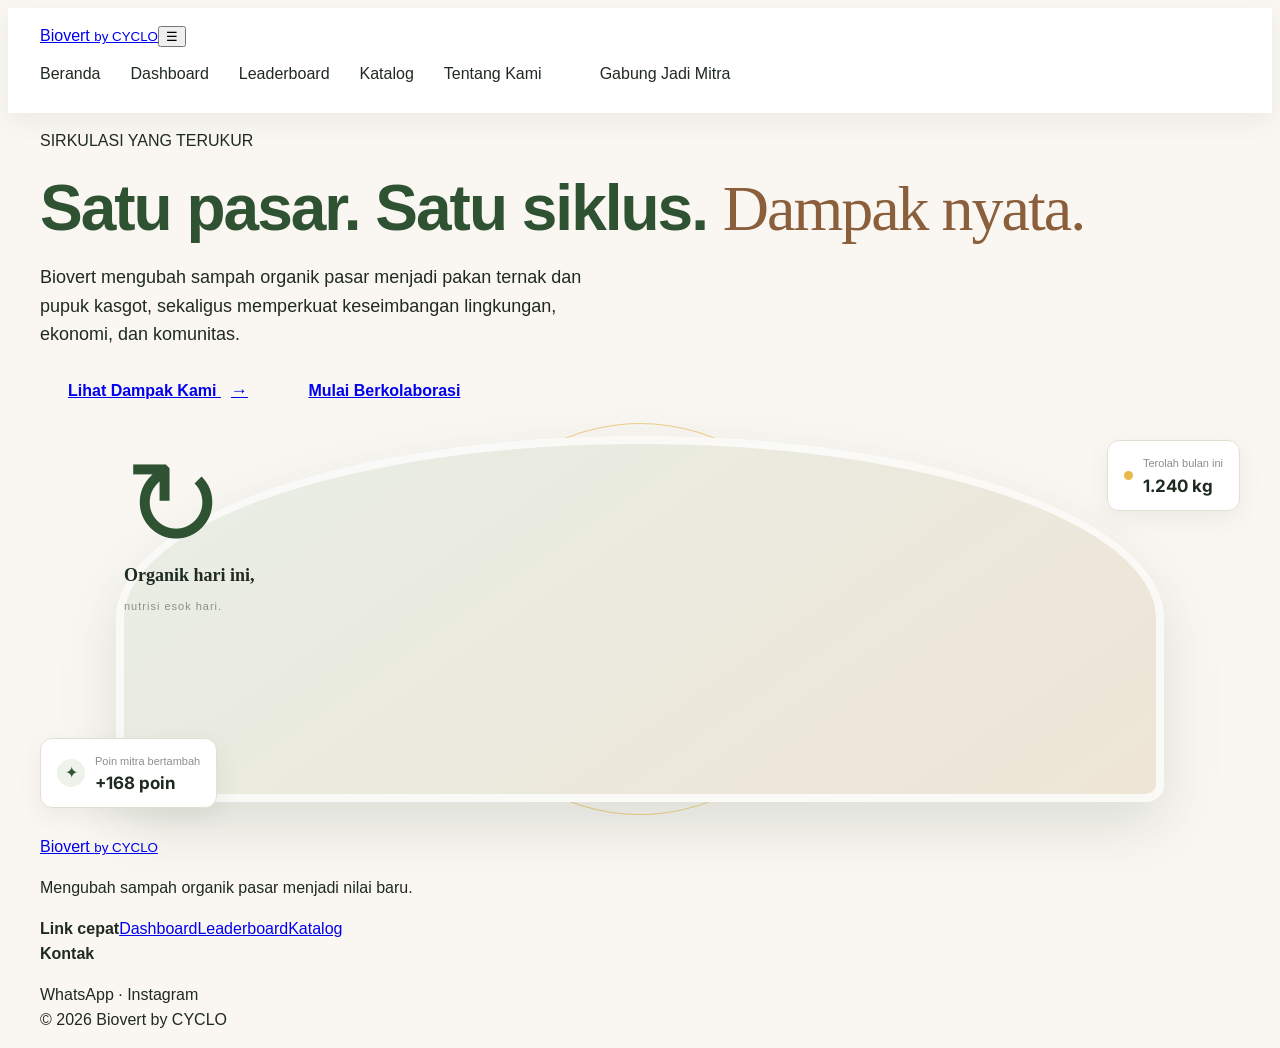
<file: index.html>
<!doctype html>
<html lang="id">
<head>
  <meta charset="utf-8">
  <meta name="viewport" content="width=device-width, initial-scale=1">
  <meta name="theme-color" content="#2F5233">
  <title>Biovert by CYCLO — Dari Sampah Pasar Jadi Pakan & Pupuk</title>
  <link rel="preconnect" href="https://fonts.googleapis.com">
  <link href="https://fonts.googleapis.com/css2?family=Inter:wght@400;500;600;700;800&display=swap" rel="stylesheet">
  <link rel="stylesheet" href="styles.css">
  <link rel="stylesheet" href="premium.css">
</head>
<body data-page="home">
  <div id="site-header"></div>
  <main>
    <section class="hero premium-hero container">
      <div class="hero-copy premium-reveal">
        <p class="eyebrow">SIRKULASI YANG TERUKUR</p>
        <h1>Satu pasar. Satu siklus. <em>Dampak nyata.</em></h1>
        <p class="lead">Biovert mengubah sampah organik pasar menjadi pakan ternak dan pupuk kasgot, sekaligus memperkuat keseimbangan lingkungan, ekonomi, dan komunitas.</p>
        <div class="actions">
          <a class="btn primary" href="dashboard.html">Lihat Dampak Kami <span>→</span></a>
          <a class="btn secondary" href="gabung.html">Mulai Berkolaborasi</a>
        </div>
      </div>
      <div class="hero-visual premium-reveal">
        <div class="hero-orbit orbit-one"></div>
        <div class="hero-orbit orbit-two"></div>
        <div class="hero-image placeholder-art">
          <span class="hero-symbol">↻</span>
          <div>
            <strong>Organik hari ini,</strong>
            <small>nutrisi esok hari.</small>
          </div>
        </div>
        <div class="floating-card floating-top">
          <span class="mini-dot"></span>
          <div><small>Terolah bulan ini</small><strong>1.240 kg</strong></div>
        </div>
        <div class="floating-card floating-bottom">
          <span class="mini-icon">✦</span>
          <div><small>Poin mitra bertambah</small><strong>+168 poin</strong></div>
        </div>
      </div>
    </section>
  </main>
  <div id="site-footer"></div>
  <script src="app.js"></script>
</body>
</html>
</file>
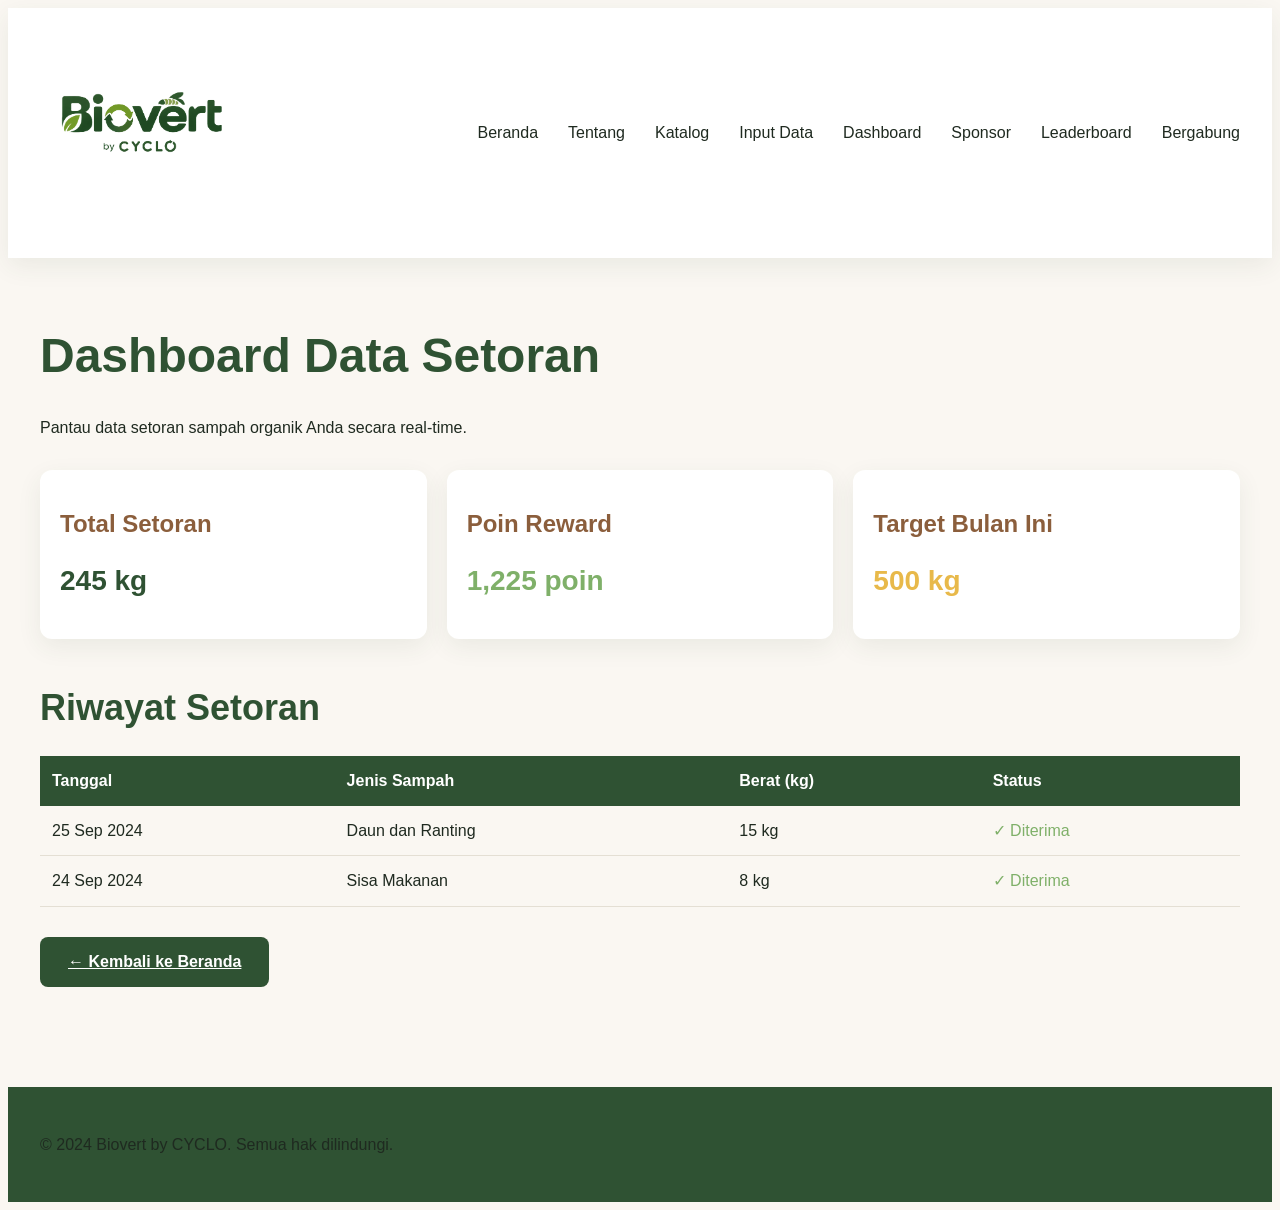
<file: dashboard.html>
<!doctype html>
<html lang="id">
<head>
  <meta charset="utf-8">
  <meta name="viewport" content="width=device-width, initial-scale=1">
  <title>Dashboard Data — Biovert</title>
  <link rel="stylesheet" href="styles.css">
</head>
<body>
  <!-- Header dengan Logo -->
  <header class="header">
    <div class="container" style="display: flex; justify-content: space-between; align-items: center;">
      <img src="file_0000000039ec81f59a56ae9305316b1d.png" alt="Logo Biovert" class="logo">
      <nav>
        <div class="nav-links" id="navMenu">
          <a href="index.html">Beranda</a>
          <a href="tentang.html">Tentang</a>
          <a href="katalog.html">Katalog</a>
          <a href="input.html">Input Data</a>
          <a href="dashboard.html">Dashboard</a>
          <a href="sponsor.html">Sponsor</a>
          <a href="leaderboard.html">Leaderboard</a>
          <a href="gabung.html">Bergabung</a>
        </div>
      </nav>
    </div>
  </header>

  <!-- Main Content -->
  <main class="container" style="padding: 40px 0;">
    <h1>Dashboard Data Setoran</h1>
    <p>Pantau data setoran sampah organik Anda secara real-time.</p>
    
    <div style="display: grid; grid-template-columns: repeat(auto-fit, minmax(250px, 1fr)); gap: 20px; margin-top: 30px;">
      <div class="card">
        <h3>Total Setoran</h3>
        <p style="font-size: 28px; color: var(--primary); font-weight: bold;">245 kg</p>
      </div>
      <div class="card">
        <h3>Poin Reward</h3>
        <p style="font-size: 28px; color: var(--success); font-weight: bold;">1,225 poin</p>
      </div>
      <div class="card">
        <h3>Target Bulan Ini</h3>
        <p style="font-size: 28px; color: var(--accent); font-weight: bold;">500 kg</p>
      </div>
    </div>

    <div style="margin-top: 40px;">
      <h2>Riwayat Setoran</h2>
      <table style="width: 100%; border-collapse: collapse; margin-top: 20px;">
        <thead>
          <tr style="background: var(--primary); color: var(--surface);">
            <th style="padding: 12px; text-align: left;">Tanggal</th>
            <th style="padding: 12px; text-align: left;">Jenis Sampah</th>
            <th style="padding: 12px; text-align: left;">Berat (kg)</th>
            <th style="padding: 12px; text-align: left;">Status</th>
          </tr>
        </thead>
        <tbody>
          <tr style="border-bottom: 1px solid var(--border);">
            <td style="padding: 12px;">25 Sep 2024</td>
            <td style="padding: 12px;">Daun dan Ranting</td>
            <td style="padding: 12px;">15 kg</td>
            <td style="padding: 12px; color: var(--success);">✓ Diterima</td>
          </tr>
          <tr style="border-bottom: 1px solid var(--border);">
            <td style="padding: 12px;">24 Sep 2024</td>
            <td style="padding: 12px;">Sisa Makanan</td>
            <td style="padding: 12px;">8 kg</td>
            <td style="padding: 12px; color: var(--success);">✓ Diterima</td>
          </tr>
        </tbody>
      </table>
    </div>

    <a href="index.html" class="btn btn-primary" style="margin-top: 30px; display: inline-block;">← Kembali ke Beranda</a>
  </main>

  <!-- Footer -->
  <footer style="background: var(--primary); color: var(--surface); padding: 30px 0; margin-top: 60px;">
    <div class="container">
      <p>&copy; 2024 Biovert by CYCLO. Semua hak dilindungi.</p>
    </div>
  </footer>

  <script src="app.js"></script>
</body>
</html>
</file>
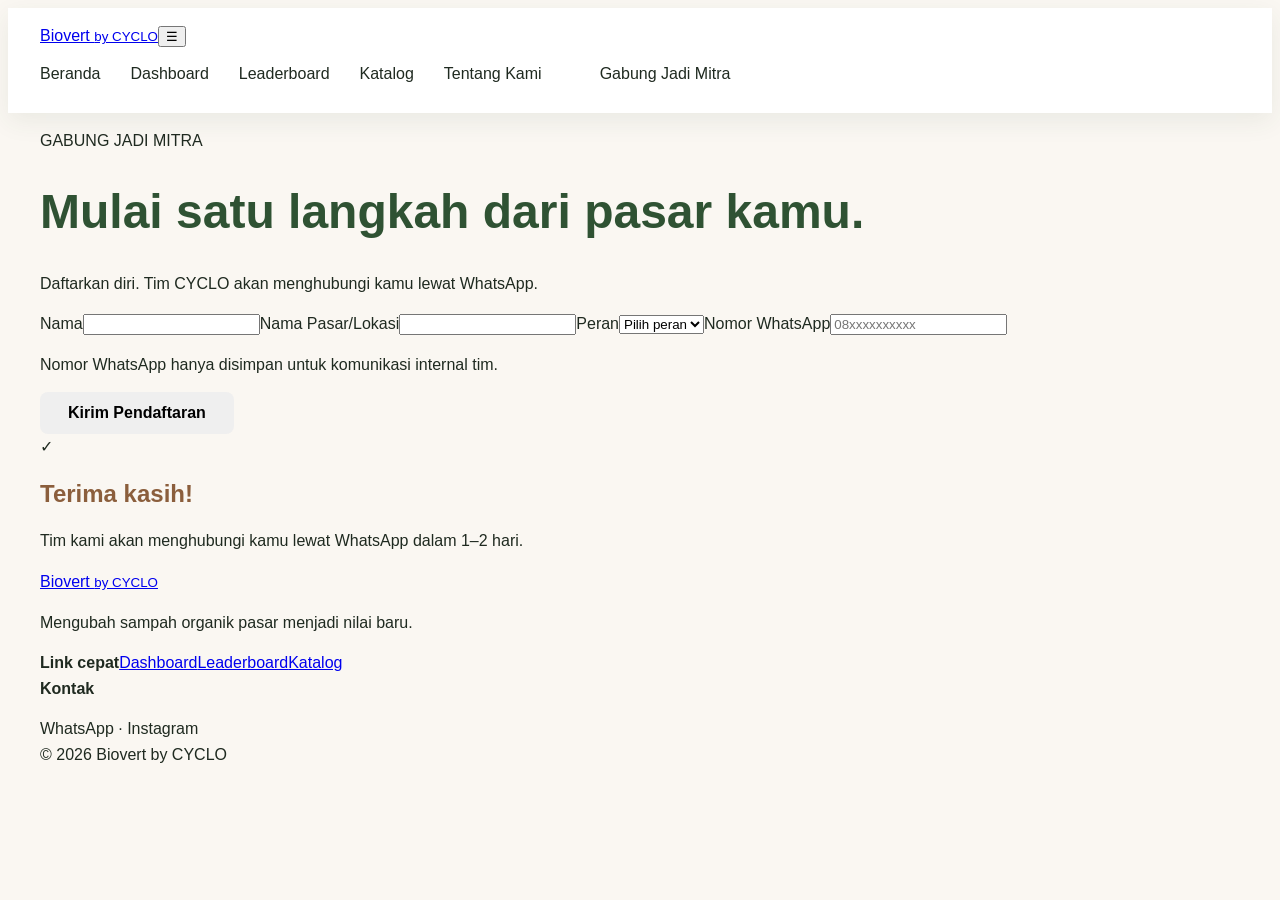
<file: gabung.html>
<!doctype html><html lang="id"><head><meta charset="utf-8"><meta name="viewport" content="width=device-width,initial-scale=1"><title>Gabung Jadi Mitra — Biovert</title><link rel="stylesheet" href="styles.css"></head><body data-page="join"><div id="site-header"></div><main class="container page narrow-page"><p class="eyebrow">GABUNG JADI MITRA</p><h1>Mulai satu langkah dari pasar kamu.</h1><p class="lead">Daftarkan diri. Tim CYCLO akan menghubungi kamu lewat WhatsApp.</p><form id="join-form" class="form panel"><label>Nama<input name="name" required></label><small class="error"></small><label>Nama Pasar/Lokasi<input name="market" required></label><small class="error"></small><label>Peran<select name="role" required><option value="">Pilih peran</option><option>Pedagang</option><option>Peternak</option><option>Petani</option></select></label><small class="error"></small><label>Nomor WhatsApp<input name="phone" type="tel" placeholder="08xxxxxxxxxx" required></label><small class="error"></small><p class="privacy">Nomor WhatsApp hanya disimpan untuk komunikasi internal tim.</p><button class="btn primary" type="submit">Kirim Pendaftaran</button><div id="join-success" class="success hidden">✓<h3>Terima kasih!</h3><p>Tim kami akan menghubungi kamu lewat WhatsApp dalam 1–2 hari.</p></div></form></main><div id="site-footer"></div><script src="app.js"></script></body></html>
</file>
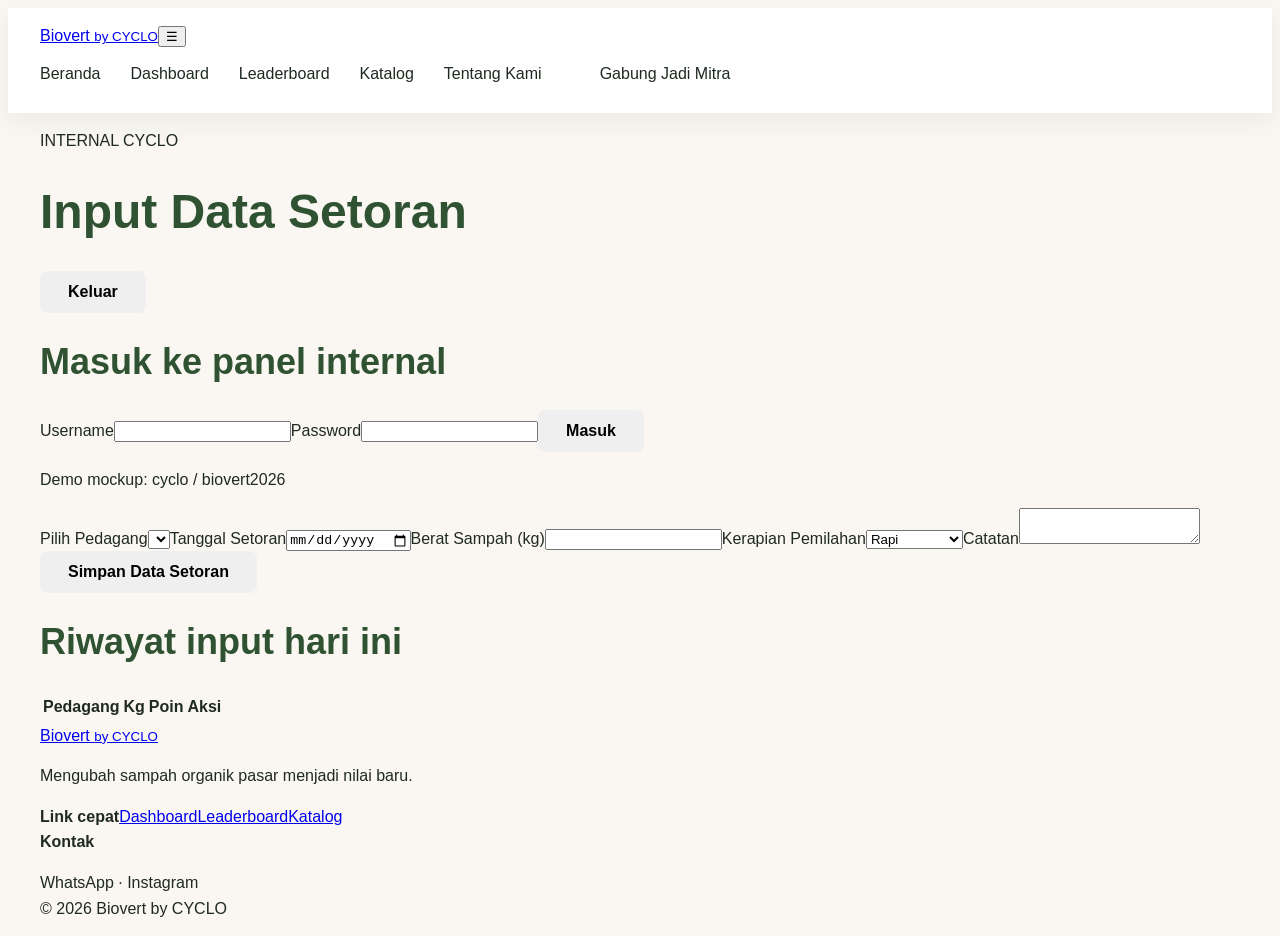
<file: input.html>
<!doctype html><html lang="id"><head><meta charset="utf-8"><meta name="viewport" content="width=device-width,initial-scale=1"><title>Input Data Setoran — Biovert</title><link rel="stylesheet" href="styles.css"></head><body data-page="input"><div id="site-header"></div><main class="container page narrow-page"><div class="page-title"><div><p class="eyebrow">INTERNAL CYCLO</p><h1>Input Data Setoran</h1></div><button id="logout" class="btn secondary">Keluar</button></div><div id="login-box" class="panel form"><h2>Masuk ke panel internal</h2><label>Username<input id="login-user" autocomplete="username"></label><label>Password<input id="login-pass" type="password" autocomplete="current-password"></label><small id="login-error" class="error"></small><button id="login-btn" class="btn primary">Masuk</button><p class="hint">Demo mockup: cyclo / biovert2026</p></div><div id="input-app" class="hidden"><form id="deposit-form" class="panel form"><input type="hidden" name="id"><label>Pilih Pedagang<select name="partner" id="partner-select" required></select></label><label>Tanggal Setoran<input name="date" type="date" required></label><label>Berat Sampah (kg)<input name="kg" type="number" min="0.1" step="0.1" required></label><label>Kerapian Pemilahan<select name="quality"><option value="1.5">Rapi</option><option value="1">Cukup Rapi</option><option value="0.5">Kurang Rapi</option></select></label><label>Catatan<textarea name="note"></textarea></label><small id="deposit-error" class="error"></small><button class="btn primary">Simpan Data Setoran</button></form><section class="section"><h2>Riwayat input hari ini</h2><div class="table-wrap"><table><thead><tr><th>Pedagang</th><th>Kg</th><th>Poin</th><th>Aksi</th></tr></thead><tbody id="today-entries"></tbody></table></div></section></div></main><div id="site-footer"></div><script src="app.js"></script></body></html>
</file>
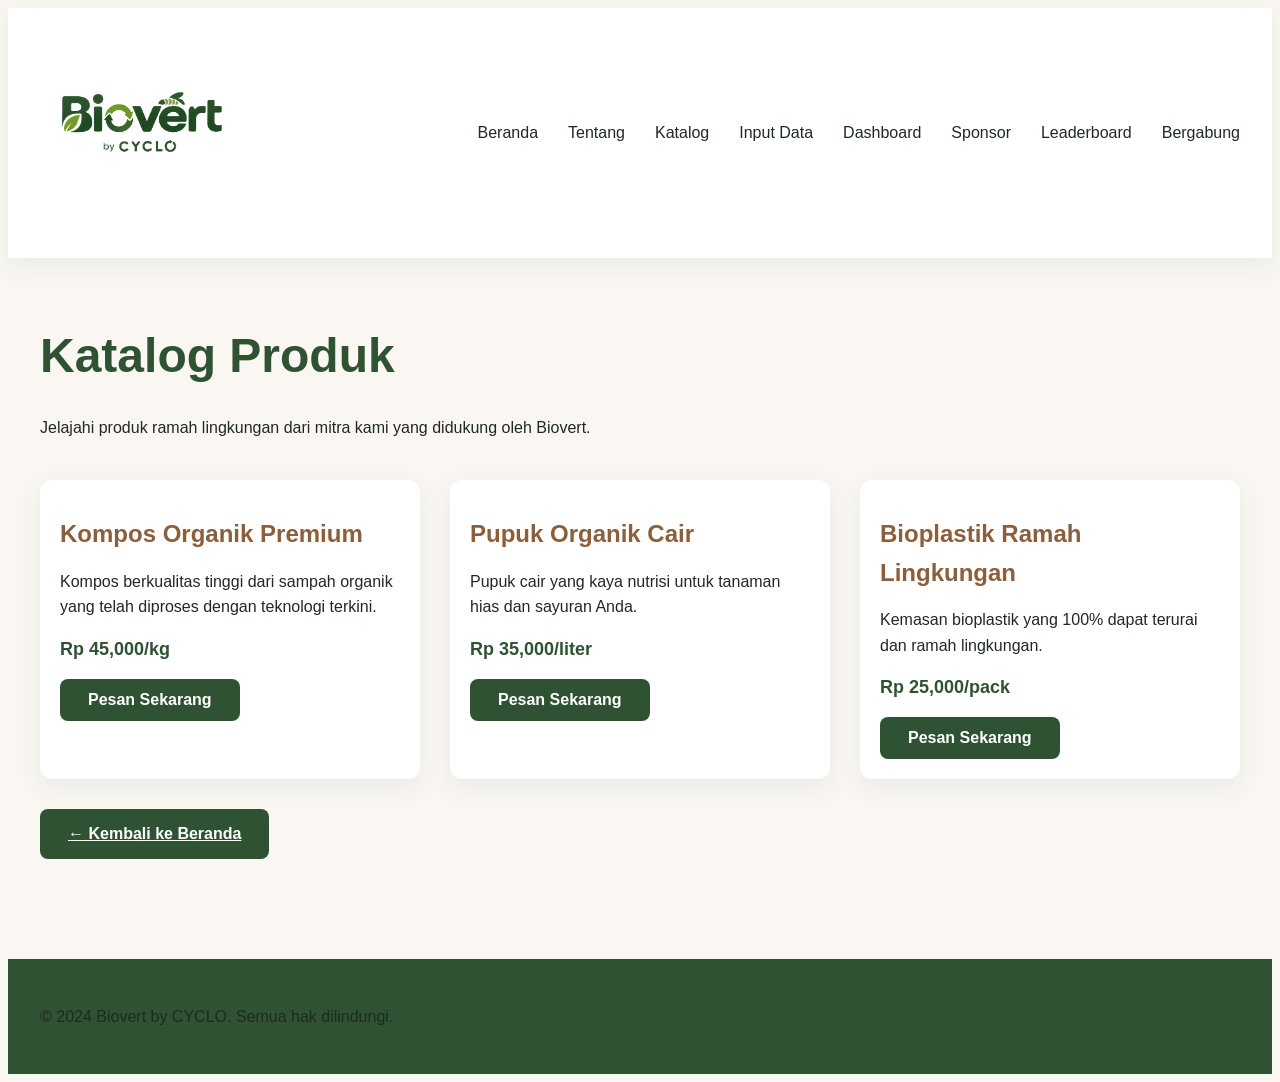
<file: katalog.html>
<!doctype html>
<html lang="id">
<head>
  <meta charset="utf-8">
  <meta name="viewport" content="width=device-width, initial-scale=1">
  <title>Katalog Produk — Biovert</title>
  <link rel="stylesheet" href="styles.css">
</head>
<body>
  <!-- Header dengan Logo -->
  <header class="header">
    <div class="container" style="display: flex; justify-content: space-between; align-items: center;">
      <img src="file_0000000039ec81f59a56ae9305316b1d.png" alt="Logo Biovert" class="logo">
      <nav>
        <div class="nav-links" id="navMenu">
          <a href="index.html">Beranda</a>
          <a href="tentang.html">Tentang</a>
          <a href="katalog.html">Katalog</a>
          <a href="input.html">Input Data</a>
          <a href="dashboard.html">Dashboard</a>
          <a href="sponsor.html">Sponsor</a>
          <a href="leaderboard.html">Leaderboard</a>
          <a href="gabung.html">Bergabung</a>
        </div>
      </nav>
    </div>
  </header>

  <!-- Main Content -->
  <main class="container" style="padding: 40px 0;">
    <h1>Katalog Produk</h1>
    <p>Jelajahi produk ramah lingkungan dari mitra kami yang didukung oleh Biovert.</p>
    
    <div style="display: grid; grid-template-columns: repeat(auto-fit, minmax(250px, 1fr)); gap: 30px; margin-top: 40px;">
      <div class="card">
        <h3>Kompos Organik Premium</h3>
        <p>Kompos berkualitas tinggi dari sampah organik yang telah diproses dengan teknologi terkini.</p>
        <p style="color: var(--primary); font-weight: bold; font-size: 18px;">Rp 45,000/kg</p>
        <button class="btn btn-primary">Pesan Sekarang</button>
      </div>
      <div class="card">
        <h3>Pupuk Organik Cair</h3>
        <p>Pupuk cair yang kaya nutrisi untuk tanaman hias dan sayuran Anda.</p>
        <p style="color: var(--primary); font-weight: bold; font-size: 18px;">Rp 35,000/liter</p>
        <button class="btn btn-primary">Pesan Sekarang</button>
      </div>
      <div class="card">
        <h3>Bioplastik Ramah Lingkungan</h3>
        <p>Kemasan bioplastik yang 100% dapat terurai dan ramah lingkungan.</p>
        <p style="color: var(--primary); font-weight: bold; font-size: 18px;">Rp 25,000/pack</p>
        <button class="btn btn-primary">Pesan Sekarang</button>
      </div>
    </div>

    <a href="index.html" class="btn btn-primary" style="margin-top: 30px; display: inline-block;">← Kembali ke Beranda</a>
  </main>

  <!-- Footer -->
  <footer style="background: var(--primary); color: var(--surface); padding: 30px 0; margin-top: 60px;">
    <div class="container">
      <p>&copy; 2024 Biovert by CYCLO. Semua hak dilindungi.</p>
    </div>
  </footer>

  <script src="app.js"></script>
</body>
</html>
</file>
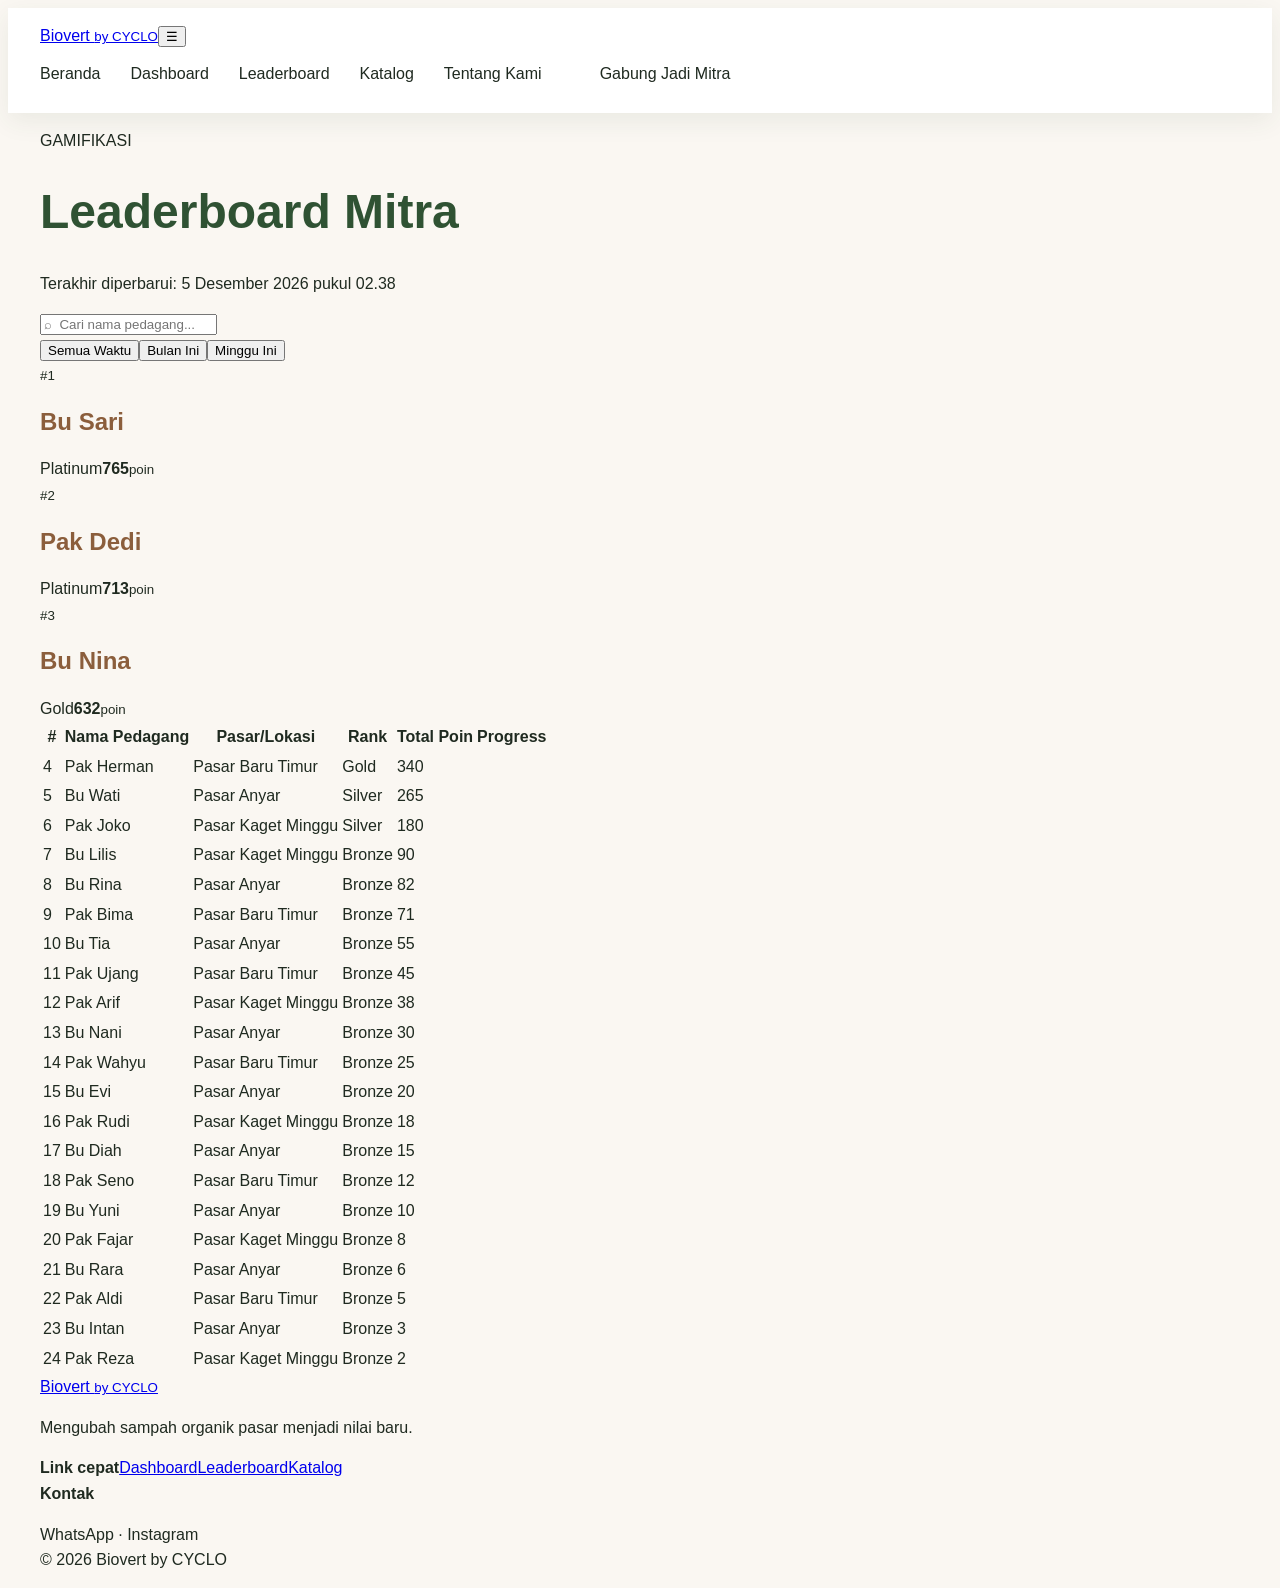
<file: leaderboard.html>
<!doctype html><html lang="id"><head><meta charset="utf-8"><meta name="viewport" content="width=device-width,initial-scale=1"><title>Leaderboard Mitra — Biovert</title><link rel="stylesheet" href="styles.css"></head><body data-page="leaderboard"><div id="site-header"></div><main class="container page"><div class="page-title"><div><p class="eyebrow">GAMIFIKASI</p><h1>Leaderboard Mitra</h1><p class="updated" id="leaderboard-updated"></p></div><input class="search" id="partner-search" placeholder="⌕  Cari nama pedagang..." aria-label="Cari nama pedagang"></div><div class="filters"><button class="filter active">Semua Waktu</button><button class="filter">Bulan Ini</button><button class="filter">Minggu Ini</button></div><div id="podium" class="podium"></div><div class="table-wrap"><table><thead><tr><th>#</th><th>Nama Pedagang</th><th>Pasar/Lokasi</th><th>Rank</th><th>Total Poin</th><th>Progress</th></tr></thead><tbody id="leaderboard-table"></tbody></table></div></main><div id="site-footer"></div><script src="app.js"></script></body></html>
</file>
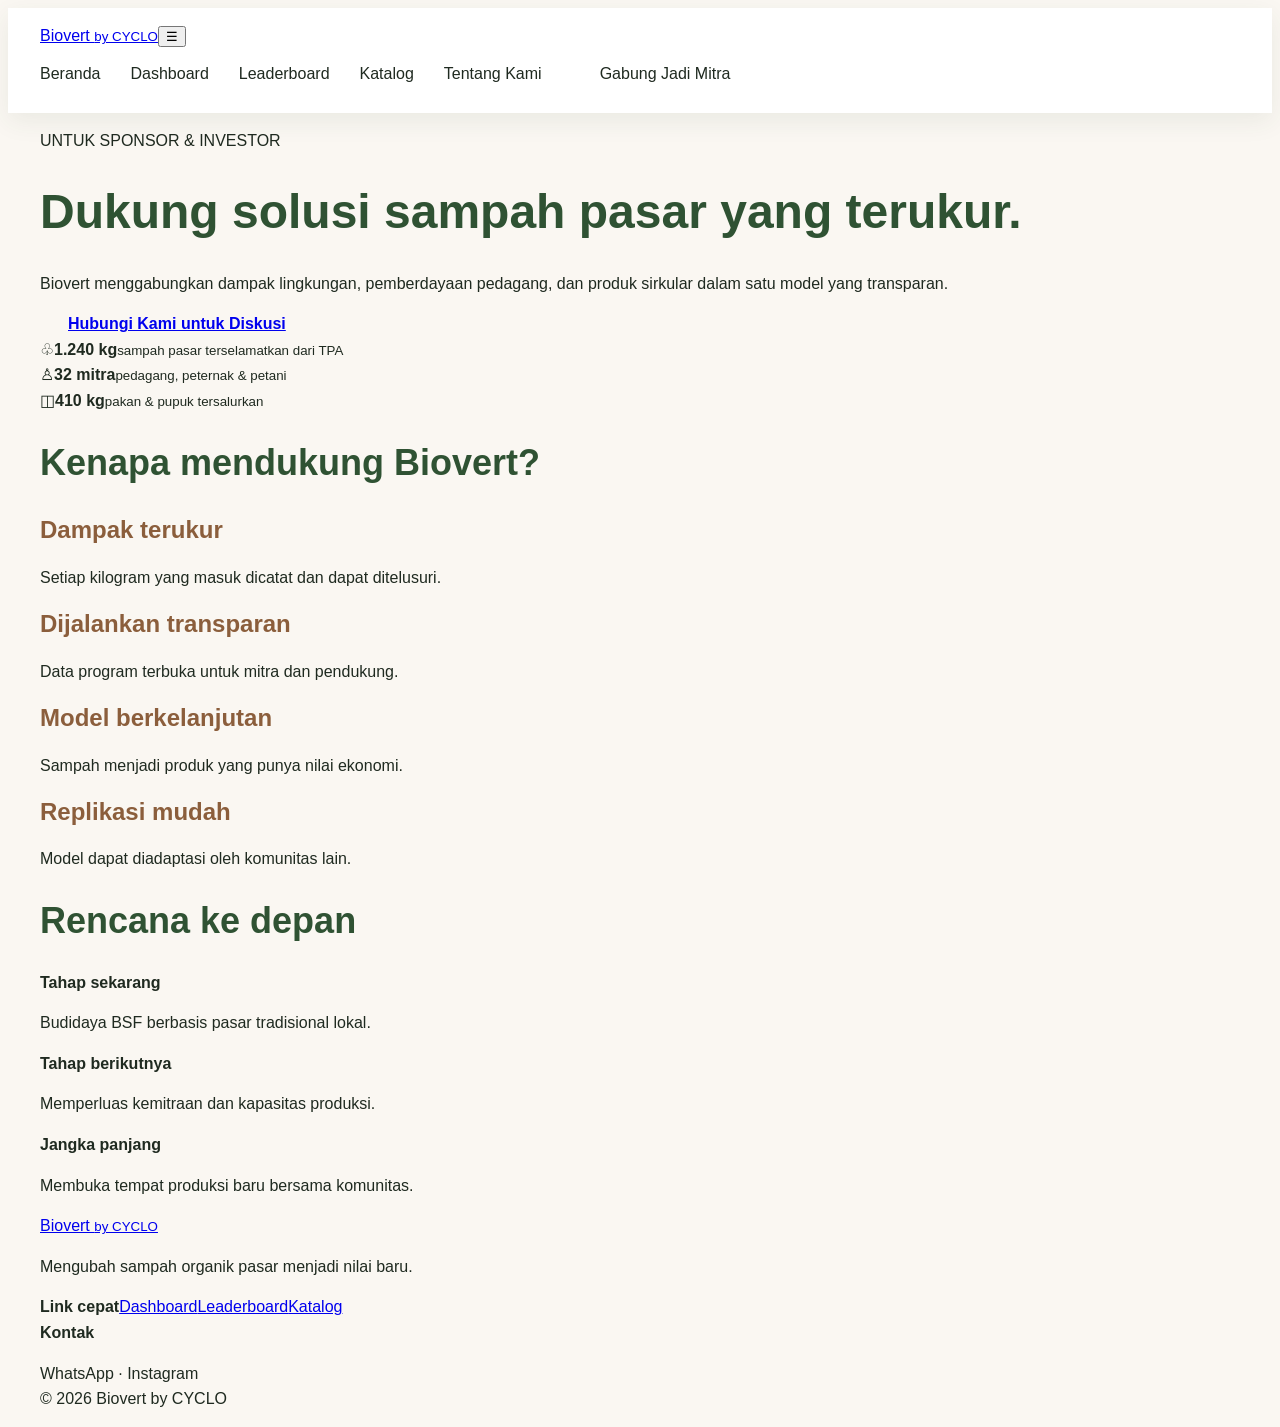
<file: sponsor.html>
<!doctype html><html lang="id"><head><meta charset="utf-8"><meta name="viewport" content="width=device-width,initial-scale=1"><title>Untuk Sponsor & Investor — Biovert</title><link rel="stylesheet" href="styles.css"></head><body data-page="sponsor"><div id="site-header"></div><main class="container page"><section class="split"><div><p class="eyebrow">UNTUK SPONSOR & INVESTOR</p><h1>Dukung solusi sampah pasar yang terukur.</h1><p class="lead">Biovert menggabungkan dampak lingkungan, pemberdayaan pedagang, dan produk sirkular dalam satu model yang transparan.</p><a class="btn primary" href="mailto:hello@biovert.id">Hubungi Kami untuk Diskusi</a></div><div id="sponsor-stats" class="stats-grid vertical"></div></section><section class="section"><h2>Kenapa mendukung Biovert?</h2><div class="feature-grid"><div><h3>Dampak terukur</h3><p>Setiap kilogram yang masuk dicatat dan dapat ditelusuri.</p></div><div><h3>Dijalankan transparan</h3><p>Data program terbuka untuk mitra dan pendukung.</p></div><div><h3>Model berkelanjutan</h3><p>Sampah menjadi produk yang punya nilai ekonomi.</p></div><div><h3>Replikasi mudah</h3><p>Model dapat diadaptasi oleh komunitas lain.</p></div></div></section><section class="section"><h2>Rencana ke depan</h2><div class="roadmap"><div><b>Tahap sekarang</b><p>Budidaya BSF berbasis pasar tradisional lokal.</p></div><div><b>Tahap berikutnya</b><p>Memperluas kemitraan dan kapasitas produksi.</p></div><div><b>Jangka panjang</b><p>Membuka tempat produksi baru bersama komunitas.</p></div></div></section></main><div id="site-footer"></div><script src="app.js"></script></body></html>
</file>
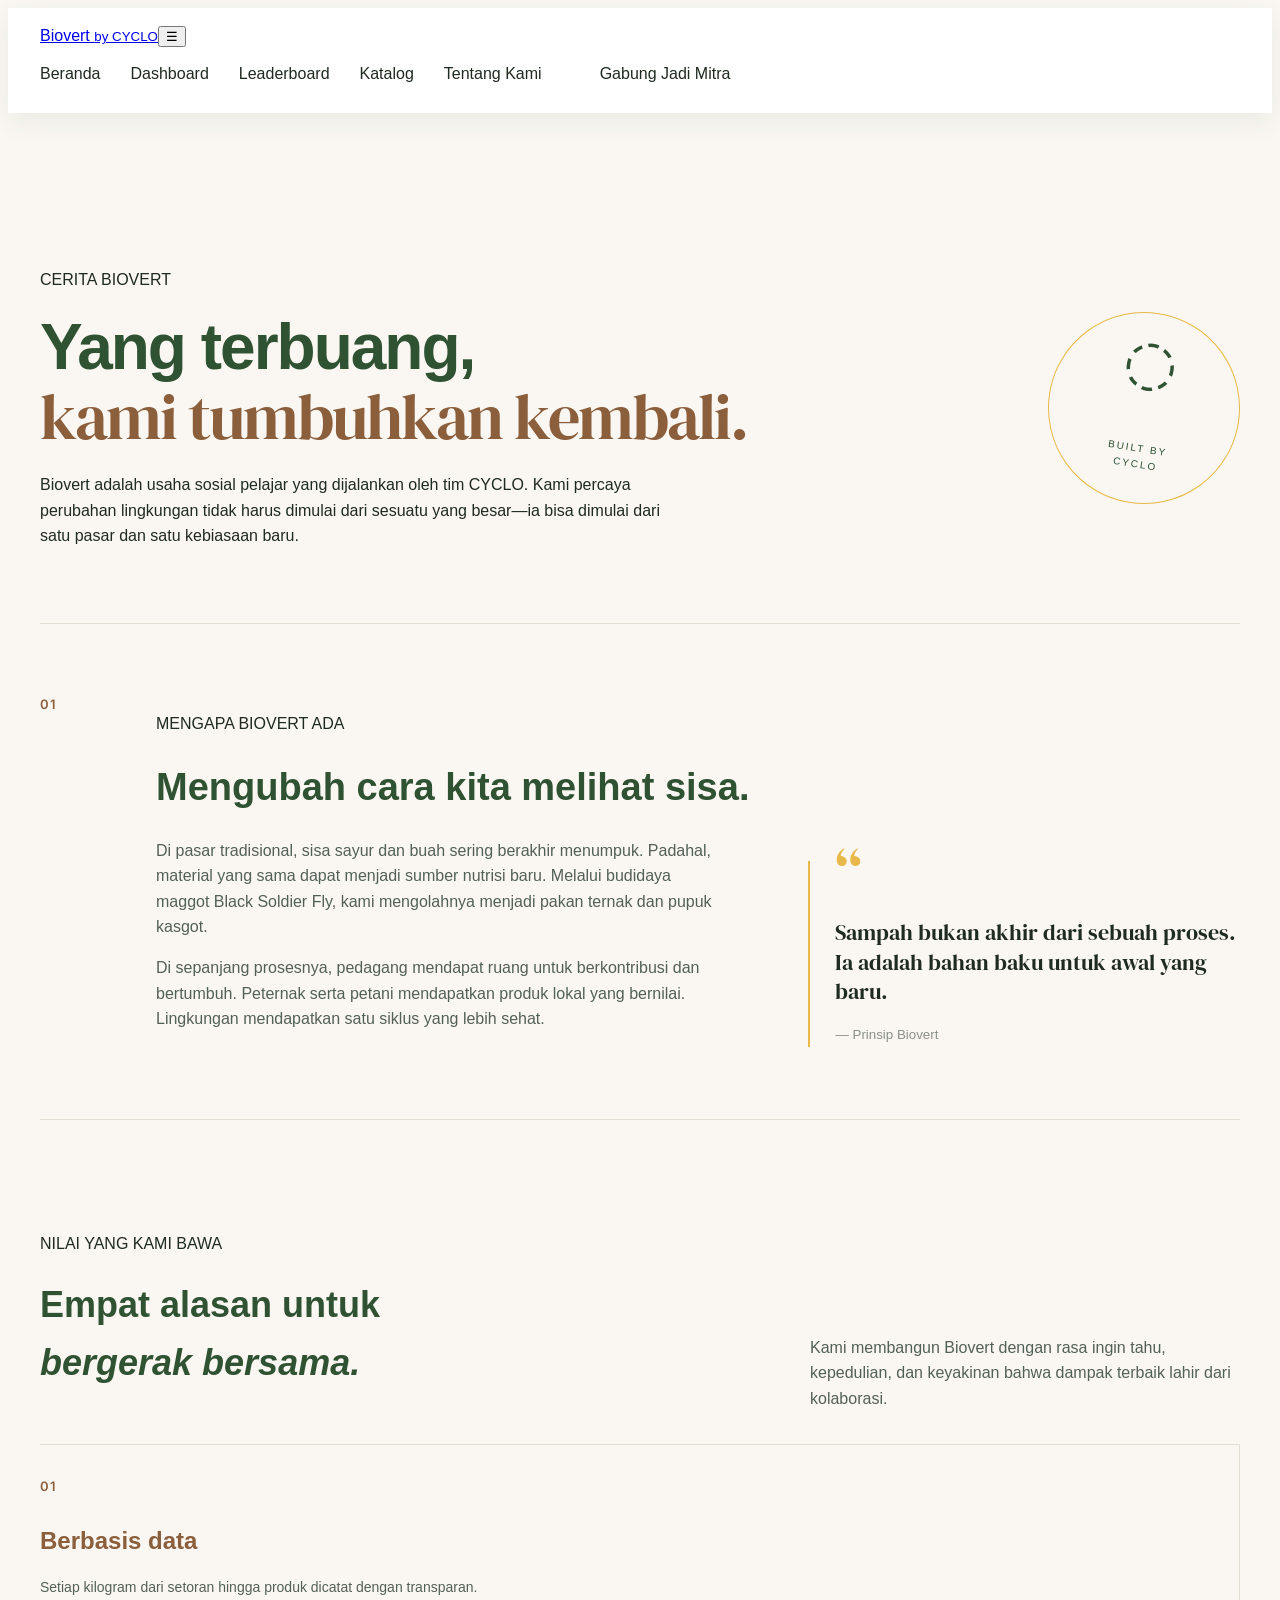
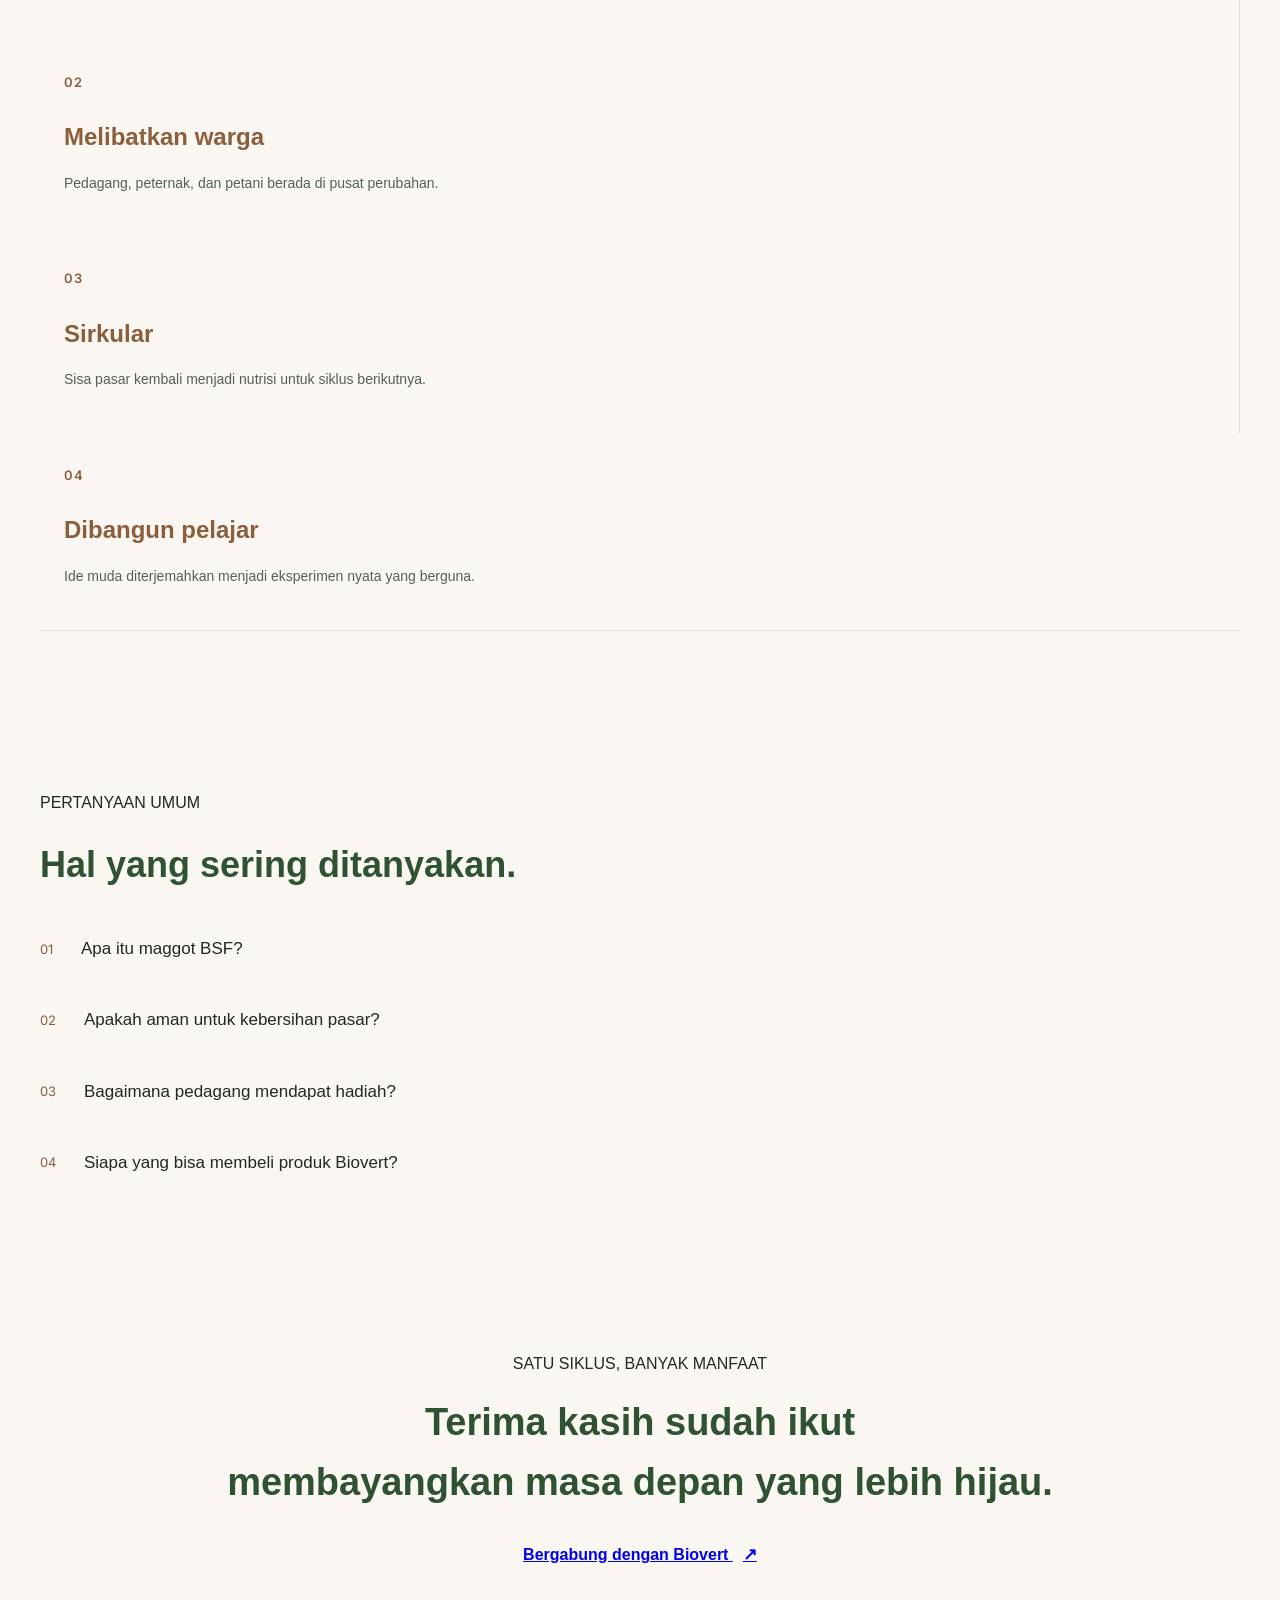
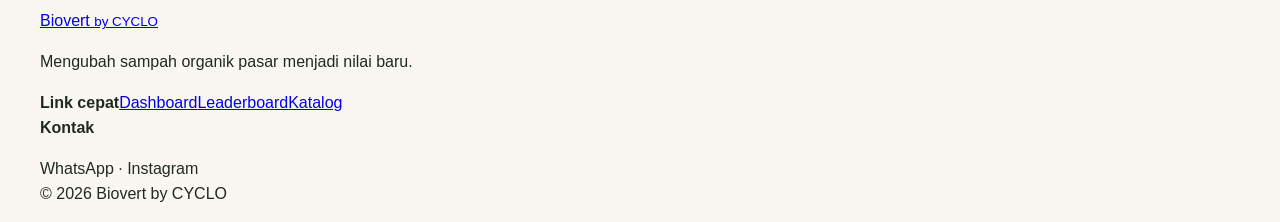
<file: tentang.html>
<!doctype html><html lang="id"><head><meta charset="utf-8"><meta name="viewport" content="width=device-width,initial-scale=1"><title>Tentang Kami — Biovert</title><link rel="preconnect" href="https://fonts.googleapis.com"><link href="https://fonts.googleapis.com/css2?family=DM+Serif+Display&family=Inter:wght@400;500;600;700&family=Noto+Sans+SC:wght@400;600;700&family=Poppins:wght@600;700&display=swap" rel="stylesheet"><link rel="stylesheet" href="styles.css"><link rel="stylesheet" href="premium.css"></head><body data-page="about"><div id="site-header"></div><main class="container page premium-about"><section class="about-hero premium-reveal"><div><p class="eyebrow">CERITA BIOVERT</p><h1>Yang terbuang,<br><em>kami tumbuhkan kembali.</em></h1><p class="lead">Biovert adalah usaha sosial pelajar yang dijalankan oleh tim CYCLO. Kami percaya perubahan lingkungan tidak harus dimulai dari sesuatu yang besar—ia bisa dimulai dari satu pasar dan satu kebiasaan baru.</p></div><div class="about-seal"><span>◌</span><small>BUILT BY<br>CYCLO</small></div></section><section class="about-story premium-section"><div class="story-number">01</div><div class="story-copy"><p class="eyebrow">MENGAPA BIOVERT ADA</p><h2>Mengubah cara kita melihat sisa.</h2><p>Di pasar tradisional, sisa sayur dan buah sering berakhir menumpuk. Padahal, material yang sama dapat menjadi sumber nutrisi baru. Melalui budidaya maggot Black Soldier Fly, kami mengolahnya menjadi pakan ternak dan pupuk kasgot.</p><p>Di sepanjang prosesnya, pedagang mendapat ruang untuk berkontribusi dan bertumbuh. Peternak serta petani mendapatkan produk lokal yang bernilai. Lingkungan mendapatkan satu siklus yang lebih sehat.</p></div><div class="story-quote"><span>“</span><p>Sampah bukan akhir dari sebuah proses. Ia adalah bahan baku untuk awal yang baru.</p><small>— Prinsip Biovert</small></div></section><section class="premium-section"><div class="section-heading split-heading"><div><p class="eyebrow">NILAI YANG KAMI BAWA</p><h2>Empat alasan untuk<br><em>bergerak bersama.</em></h2></div><p class="section-lead">Kami membangun Biovert dengan rasa ingin tahu, kepedulian, dan keyakinan bahwa dampak terbaik lahir dari kolaborasi.</p></div><div class="feature-grid premium-features"><div><span class="feature-number">01</span><h3>Berbasis data</h3><p>Setiap kilogram dari setoran hingga produk dicatat dengan transparan.</p></div><div><span class="feature-number">02</span><h3>Melibatkan warga</h3><p>Pedagang, peternak, dan petani berada di pusat perubahan.</p></div><div><span class="feature-number">03</span><h3>Sirkular</h3><p>Sisa pasar kembali menjadi nutrisi untuk siklus berikutnya.</p></div><div><span class="feature-number">04</span><h3>Dibangun pelajar</h3><p>Ide muda diterjemahkan menjadi eksperimen nyata yang berguna.</p></div></div></section><section class="section premium-section about-faq"><div class="section-heading"><p class="eyebrow">PERTANYAAN UMUM</p><h2>Hal yang sering ditanyakan.</h2></div><div class="faq premium-faq"><details><summary><span>01</span>Apa itu maggot BSF?</summary><p>Larva lalat Black Soldier Fly yang aman dan biasa dipakai mengurai sampah organik menjadi pakan ternak.</p></details><details><summary><span>02</span>Apakah aman untuk kebersihan pasar?</summary><p>Ya. Sampah organik diambil rutin sehingga tidak menumpuk dan mengganggu kebersihan pasar.</p></details><details><summary><span>03</span>Bagaimana pedagang mendapat hadiah?</summary><p>Poin terkumpul setiap kali menyetor sampah organik yang dipilah dengan rapi.</p></details><details><summary><span>04</span>Siapa yang bisa membeli produk Biovert?</summary><p>Peternak lele, ayam, bebek, serta petani dan toko tanaman dapat membeli produk kami.</p></details></div></section><section class="about-closing"><p class="eyebrow">SATU SIKLUS, BANYAK MANFAAT</p><h2>Terima kasih sudah ikut<br>membayangkan masa depan yang lebih hijau.</h2><a class="btn primary" href="gabung.html">Bergabung dengan Biovert <span>↗</span></a></section></main><div id="site-footer"></div><script src="app.js"></script></body></html>
</file>
<file: styles.css>
/* Biovert design tokens */
:root{--primary:#2F5233;--secondary:#8B5E3C;--accent:#E8B94A;--success:#7FB069;--dark:#1F2A20;--bg:#FAF7F2;--surface:#fff;--muted:#8A9088;--border:#E4DFD4;--shadow:0 8px 24px rgba(47,82,51,.08)}

/* Logo Styling - Responsive */
.logo {
  max-width: 200px;
  height: auto;
  display: block;
  margin-bottom: 20px;
}

.navbar .logo {
  max-width: 160px;
  height: auto;
  margin: 0;
}

/* Responsive Logo untuk Mobile */
@media (max-width: 768px) {
  .logo {
    max-width: 150px;
  }
  
  .navbar .logo {
    max-width: 120px;
  }
}

@media (max-width: 480px) {
  .logo {
    max-width: 120px;
  }
  
  .navbar .logo {
    max-width: 100px;
  }
}

/* Poster/Gambar Hero - Responsive */
.poster-container,
.hero-image,
.cycle-image {
  max-width: 100%;
  height: auto;
  display: block;
  width: 100%;
  object-fit: cover;
}

/* Ukuran Hero Section */
.hero-section {
  width: 100%;
  max-width: 100%;
  overflow: hidden;
}

.hero-section img {
  width: 100%;
  height: auto;
  display: block;
}

/* Responsive untuk tablet */
@media (max-width: 768px) {
  .hero-section img {
    max-height: 400px;
    object-fit: cover;
  }
}

/* Responsive untuk mobile */
@media (max-width: 480px) {
  .hero-section img {
    max-height: 300px;
    object-fit: cover;
  }
}

/* Container dan layout lainnya */
.container{max-width:1200px;margin:0 auto;padding:0 20px}
.header{background:var(--surface);box-shadow:var(--shadow);position:sticky;top:0;z-index:100;padding:15px 0}
.nav-links{display:flex;gap:30px;align-items:center}
.nav-links a{color:var(--dark);text-decoration:none;font-weight:500;transition:color .3s}
.nav-links a:hover{color:var(--primary)}

/* Typography */
body{font-family:'Segoe UI',Tahoma,Geneva,Verdana,sans-serif;color:var(--dark);line-height:1.6;background:var(--bg)}
h1{font-size:48px;color:var(--primary);margin:20px 0;font-weight:700}
h2{font-size:36px;color:var(--primary);margin:20px 0;font-weight:700}
h3{font-size:24px;color:var(--secondary);margin:15px 0;font-weight:600}
p{font-size:16px;color:var(--dark);margin:15px 0}

/* Buttons */
.btn{padding:12px 28px;border:none;border-radius:8px;font-size:16px;cursor:pointer;transition:all .3s;font-weight:600}
.btn-primary{background:var(--primary);color:var(--surface)}
.btn-primary:hover{background:#245028;transform:translateY(-2px);box-shadow:var(--shadow)}
.btn-secondary{background:var(--secondary);color:var(--surface)}
.btn-secondary:hover{background:#6d4630;transform:translateY(-2px)}

/* Cards */
.card{background:var(--surface);border-radius:12px;padding:20px;box-shadow:var(--shadow);transition:transform .3s,box-shadow .3s}
.card:hover{transform:translateY(-4px);box-shadow:0 12px 32px rgba(47,82,51,.15)}

/* Mobile responsive */
@media(max-width:767px){
  h1{font-size:32px}
  h2{font-size:24px}
  h3{font-size:18px}
  body{font-size:15px}
  .container{padding-left:16px;padding-right:16px}
  .header{height:60px}
  .nav-links{display:none;position:absolute;top:60px;left:0;right:0;flex-direction:column;gap:0;background:var(--surface);box-shadow:var(--shadow)}
  .nav-links.active{display:flex}
  .nav-links a{padding:15px 20px;border-bottom:1px solid var(--border)}
  .btn{padding:10px 20px;font-size:14px}
}
</file>
<file: premium.css>
/* Premium visual layer for the home and about pages. Keeps the shared Biovert tokens intact. */
:root{--ink-soft:#536057;--serif:"DM Serif Display",Georgia,serif}.premium-hero{min-height:650px;grid-template-columns:1fr .9fr;gap:80px;position:relative}.premium-hero h1,.about-hero h1{font-size:clamp(42px,5vw,70px);letter-spacing:-2px;line-height:1.08}.premium-hero h1 em,.about-hero h1 em,.impact-intro em{color:var(--secondary);font-family:var(--serif);font-weight:400;font-style:normal}.premium-hero .lead{font-size:18px;max-width:570px}.premium-hero .actions{margin-top:28px}.premium-hero .btn span,.premium-cta .btn span,.about-closing .btn span{margin-left:10px;font-size:17px}.hero-trust{display:flex;align-items:center;gap:10px;color:var(--muted);font-size:12px;margin-top:42px}.trust-mark{font-size:22px;color:var(--primary)}.trust-line{width:32px;height:1px;background:var(--border);margin:0 4px}.hero-visual{height:430px;position:relative;display:grid;place-items:center}.hero-image{width:86%;height:350px;border-radius:50% 50% 18px 18px;background:linear-gradient(145deg,#e8eee5,#eee5d6);position:relative;z-index:1;border:8px solid rgba(255,255,255,.75);box-shadow:0 24px 60px rgba(47,82,51,.15)}.hero-symbol{font-size:120px;color:var(--primary);line-height:1}.hero-image strong{display:block;color:var(--dark);font:700 18px/1.3 Poppins}.hero-image small{display:block;color:var(--muted);font-size:11px;letter-spacing:1px;margin-top:10px}.hero-orbit{position:absolute;border:1px solid var(--accent);border-radius:50%;opacity:.65}.orbit-one{width:390px;height:390px;transform:rotate(-28deg)}.orbit-two{width:450px;height:270px;transform:rotate(34deg);border-color:var(--border)}.floating-card{position:absolute;z-index:2;background:#fff;border:1px solid var(--border);border-radius:12px;box-shadow:var(--shadow);padding:14px 16px;display:flex;align-items:center;gap:10px}.floating-card small{display:block;color:var(--muted);font-size:11px}.floating-card strong{display:block;font:700 17px Inter;margin-top:3px}.floating-top{top:36px;right:0}.floating-bottom{bottom:26px;left:0}.mini-dot{width:9px;height:9px;border-radius:50%;background:var(--accent)}.mini-icon{width:28px;height:28px;border-radius:50%;display:grid;place-items:center;background:#edf2ea;color:var(--primary)}.impact-band{background:var(--primary);color:#fff;padding:64px 0}.impact-band .container{display:grid;grid-template-columns:.7fr 1.3fr;gap:48px;align-items:center}.impact-band .eyebrow{color:#b9c9b9}.impact-intro h2{font-size:32px;margin:0}.premium-stats{gap:0}.premium-stats .stat{background:transparent;border:0;border-left:1px solid rgba(255,255,255,.22);border-radius:0;box-shadow:none;padding:10px 32px}.premium-stats .stat:first-child{border-left:0}.premium-stats .stat span{color:var(--accent);font-size:20px}.premium-stats .stat .value{color:#fff;font-size:36px}.premium-stats .stat small{color:#c9d4c9}.premium-section{padding-top:96px;padding-bottom:48px}.centered{text-align:center}.section-lead{max-width:430px;color:var(--ink-soft);margin:0}.centered .section-lead{margin:0 auto}.premium-steps{gap:0;position:relative}.premium-steps:before{content:"";position:absolute;top:39px;left:12%;right:12%;height:1px;background:var(--border)}.premium-steps .step{border:0;padding:0 18px;text-align:center;position:relative}.premium-steps .step span{display:block;color:var(--muted);margin-bottom:12px}.step-icon{width:52px;height:52px;border:1px solid var(--border);border-radius:50%;display:grid;place-items:center;background:var(--bg);color:var(--primary);font-size:22px;margin:0 auto 18px;position:relative}.premium-steps .step h3{font-size:17px}.premium-steps .step p{font-size:13px}.split-heading{display:flex;justify-content:space-between;gap:48px;align-items:end;margin-bottom:32px}.premium-carousel{background:var(--surface);border:1px solid var(--border);padding:14px;border-radius:18px;box-shadow:var(--shadow)}.premium-carousel .photo-placeholder{height:360px;background:linear-gradient(140deg,#dfe8dc,#eee5d6);position:relative;color:var(--primary);font:600 20px Poppins}.premium-carousel .photo-placeholder b{position:absolute;right:22px;bottom:18px;font:12px Inter;color:var(--muted)}.premium-carousel .slide p{font-size:14px;text-align:left;padding:0 10px}.premium-quotes blockquote{position:relative;padding:36px 30px 26px}.quote-mark{position:absolute;top:12px;left:26px;font:54px var(--serif);color:var(--accent);line-height:1}.premium-cta{padding:46px 52px;margin-top:60px;display:flex}.premium-cta .eyebrow{color:#b9c9b9}.premium-cta p{margin-bottom:0}.premium-cta h2{margin-bottom:8px}.premium-about{padding-top:80px}.about-hero{min-height:430px;display:grid;grid-template-columns:1fr .45fr;gap:60px;align-items:center}.about-hero .lead{max-width:650px}.about-seal{width:190px;height:190px;border:1px solid var(--accent);border-radius:50%;display:grid;place-items:center;text-align:center;justify-self:end;color:var(--primary);transform:rotate(9deg)}.about-seal span{font-size:62px;line-height:.6}.about-seal small{font-size:10px;letter-spacing:2px}.about-story{border-top:1px solid var(--border);border-bottom:1px solid var(--border);display:grid;grid-template-columns:80px 1fr .7fr;gap:36px;padding-top:72px;padding-bottom:72px}.story-number,.feature-number{color:var(--secondary);font:600 13px Inter;letter-spacing:1px}.story-copy{max-width:620px}.story-copy h2{font-size:38px}.story-copy p:not(.eyebrow){color:var(--ink-soft);max-width:570px}.story-quote{align-self:end;border-left:2px solid var(--accent);padding-left:25px}.story-quote span{font:64px var(--serif);color:var(--accent);line-height:.4}.story-quote p{font:22px/1.35 var(--serif);margin:14px 0}.story-quote small{color:var(--muted)}.premium-features{grid-template-columns:repeat(4,1fr);gap:0;border-top:1px solid var(--border);border-bottom:1px solid var(--border)}.premium-features>div{padding:28px 24px 28px 0;border-right:1px solid var(--border)}.premium-features>div+div{padding-left:24px}.premium-features>div:last-child{border-right:0}.premium-features h3{margin-top:24px}.premium-features p{color:var(--ink-soft);font-size:14px}.premium-faq details{padding:22px 0}.premium-faq summary{display:flex;align-items:center;gap:28px;font-size:17px}.premium-faq summary span{color:var(--secondary);font:13px Inter}.premium-faq p{padding-left:54px;max-width:650px;color:var(--ink-soft);margin:12px 0 0}.about-closing{text-align:center;padding:90px 24px 40px}.about-closing h2{font-size:38px;margin:12px auto 28px}.premium-reveal{animation:premium-rise .7s ease both}@keyframes premium-rise{from{opacity:0;transform:translateY(14px)}to{opacity:1;transform:none}}
@media(max-width:767px){.premium-hero{min-height:auto;padding-top:50px;gap:48px}.premium-hero h1,.about-hero h1{font-size:42px}.hero-trust{flex-wrap:wrap;margin-top:28px}.hero-visual{height:330px}.hero-image{height:270px}.hero-orbit{transform:scale(.75)}.floating-top{right:-2px;top:10px}.floating-bottom{left:-2px;bottom:4px}.impact-band{padding:48px 0}.impact-band .container{display:block}.impact-intro{margin-bottom:28px}.premium-stats{grid-template-columns:1fr;gap:18px}.premium-stats .stat{border-left:0;border-top:1px solid rgba(255,255,255,.22);padding:18px 0 0}.premium-stats .stat:first-child{border-top:0}.premium-section{padding-top:64px}.premium-steps:before{display:none}.premium-steps .step{padding:12px 0;border-bottom:1px solid var(--border);text-align:left;display:grid;grid-template-columns:42px 1fr;column-gap:14px}.premium-steps .step span{grid-row:1/3;margin:0}.premium-steps .step-icon{grid-column:2;grid-row:1;margin:0 0 8px}.premium-steps .step h3,.premium-steps .step p{grid-column:2}.premium-steps .step h3{margin-bottom:6px}.split-heading{display:block}.split-heading .section-lead{margin-top:16px}.premium-carousel .photo-placeholder{height:230px}.premium-cta{display:block;padding:34px 24px}.premium-cta .btn{margin-top:22px}.about-hero{min-height:auto;grid-template-columns:1fr;gap:38px}.about-seal{justify-self:start;width:140px;height:140px}.about-story{grid-template-columns:1fr;gap:20px;padding-top:48px;padding-bottom:48px}.story-copy h2{font-size:30px}.story-quote{margin-top:16px}.premium-features{grid-template-columns:1fr}.premium-features>div,.premium-features>div+div{border-right:0;border-bottom:1px solid var(--border);padding:24px 0}.premium-features>div:last-child{border-bottom:0}.about-closing{padding-top:64px}.about-closing h2{font-size:28px}}
</file>
